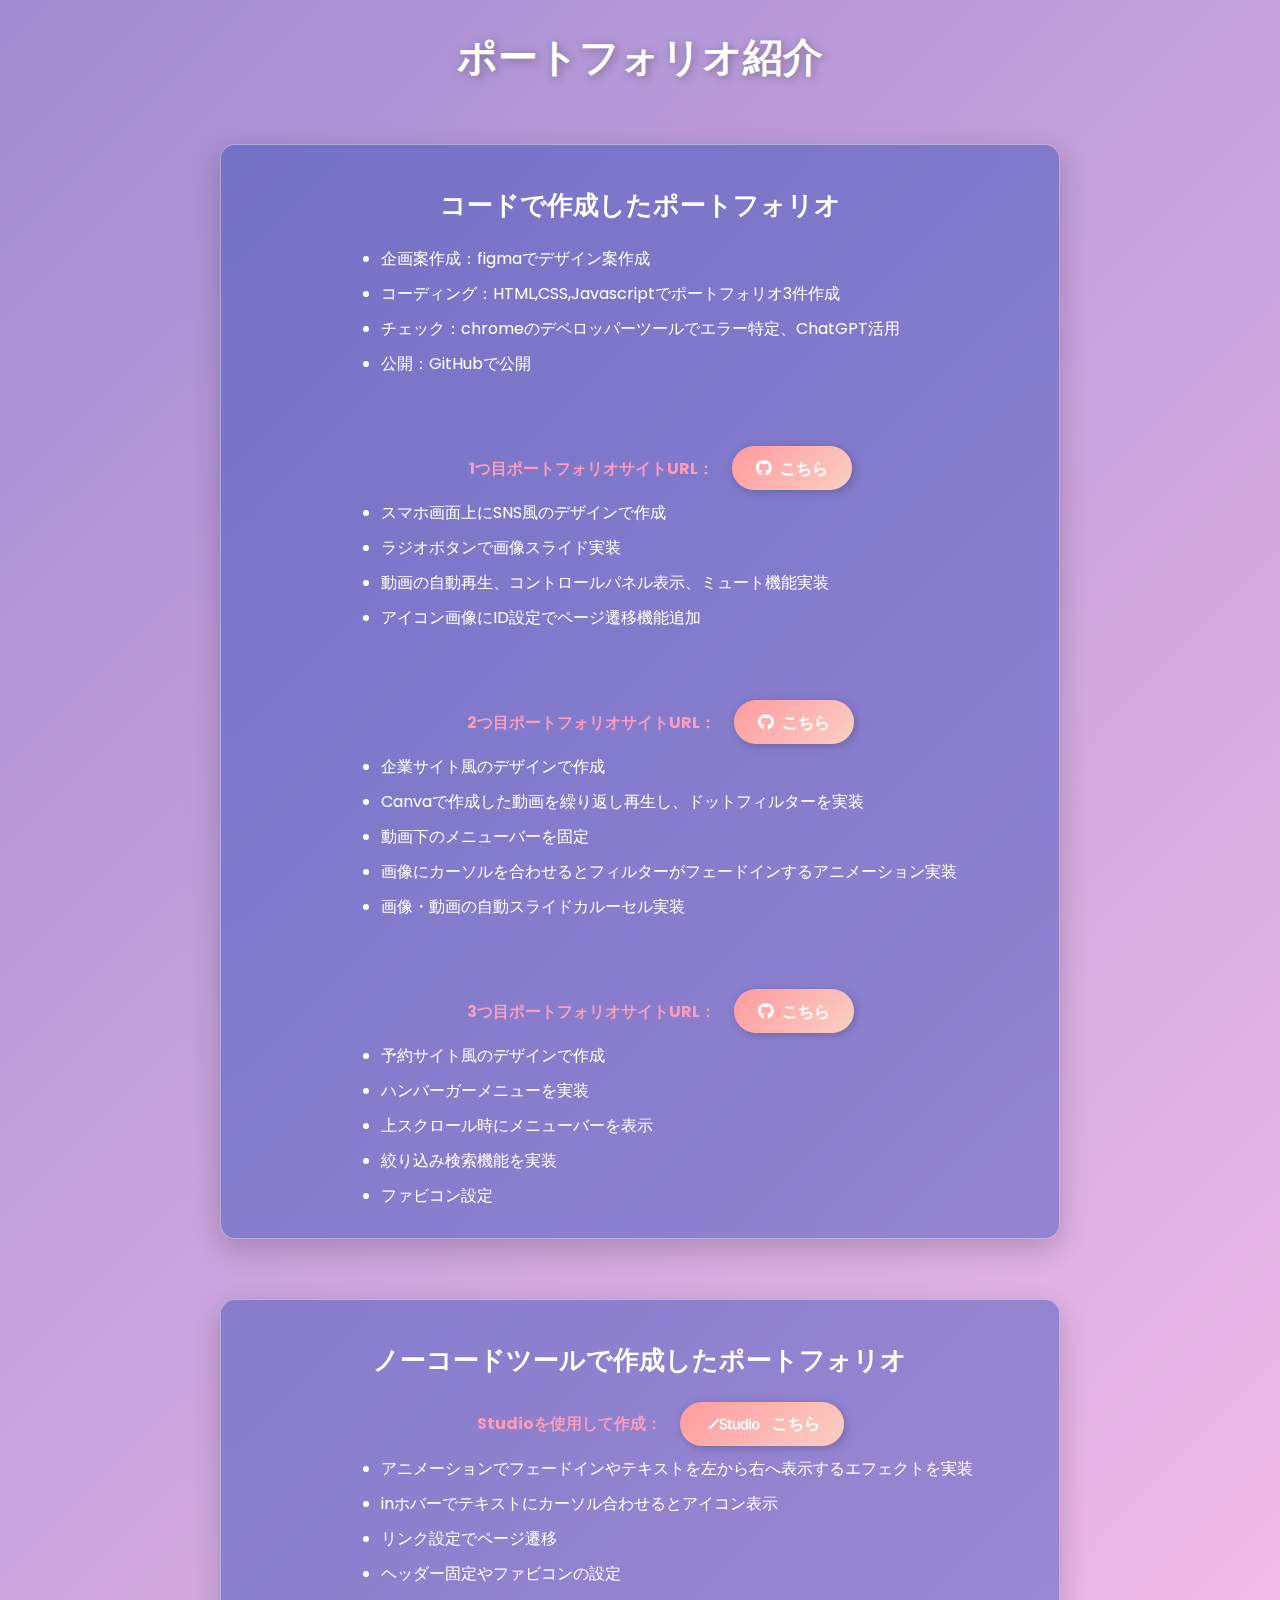
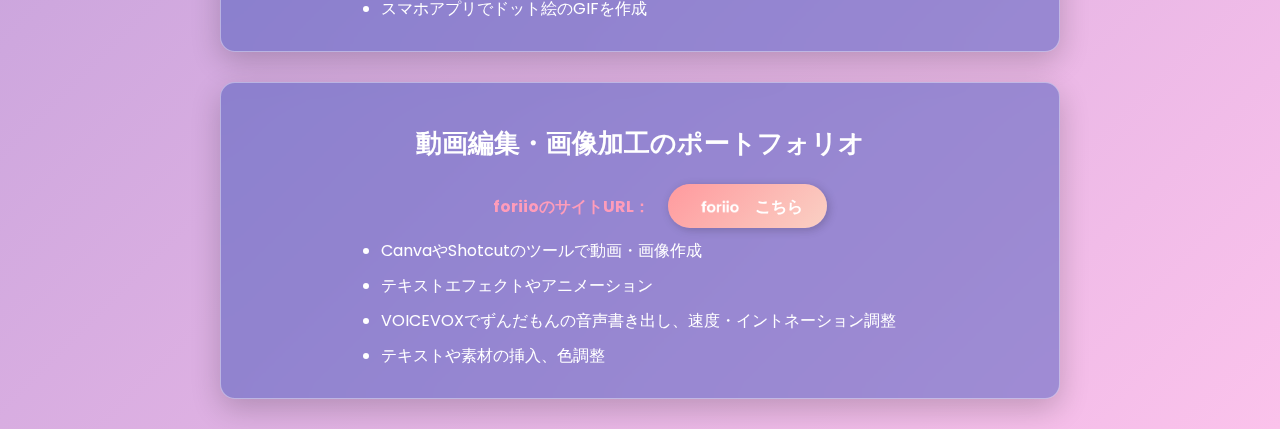
<file: index.html>
<!DOCTYPE html>
<html lang="ja">
<head>
    <meta charset="UTF-8">
    <meta name="viewport" content="width=device-width, initial-scale=1.0">
    <link rel="stylesheet" href="https://cdnjs.cloudflare.com/ajax/libs/font-awesome/6.5.1/css/all.min.css"><!-- アイコン画像-->
    <style>
        @import url('https://fonts.googleapis.com/css2?family=Poppins:wght@300;400;600&display=swap');
        
        body {
            font-family: 'Poppins', sans-serif;
            text-align: center;
            background: linear-gradient(135deg, #a18cd1, #fbc2eb);
            margin: 0;
            display: flex;
            justify-content: center;
            align-items: center;
            justify-content: space-between;
            flex-direction: column;
        }
        .container {
            max-width: 900px;
            width: 90%;
        }
        h1 {
            color: #fff;
            font-size: 2.5em;
            text-shadow: 2px 2px 10px rgba(0, 0, 0, 0.3);
        }
        .portfolio-list {
            display: flex;
            flex-direction: column;
        }
        .portfolio-item {
            background: rgba(32, 64, 180, 0.4); /* 明るめのブルーで優しい印象 */
            backdrop-filter: blur(15px); /* 背景をぼかす */
            padding: 20px;/* 枠の中の余白 */
            border-radius: 15px;
            box-shadow: 0 10px 30px rgba(0, 0, 0, 0.2); /* 影を強めて立体感を出す */
            transition: transform 0.3s ease, box-shadow 0.3s ease;
            flex-direction: column; /* 子要素を縦に並べる */
            margin: 30px;
            border: 1px solid rgba(255, 255, 255, 0.4); /* 少し強めの白枠 */
        }
        .portfolio-item:hover {
            transform: translateY(-5px);
            box-shadow: 0 12px 24px rgba(0, 0, 0, 0.15);
        }
        .portfolio-item h2 {
            color: #fff;
            font-size: 1.6em;
        }
        .portfolio-item p, .portfolio-item ul {
            color: #fff;
            text-align: left;
            margin: 10px 0 0 20px;
        }
        .portfolio-item ul {
            display: flex;
            flex-direction: column; /* 縦方向に並べる */
            justify-content: center; /* 縦方向に中央揃え */
            text-align: left; /* リスト項目を左寄せ */
            padding-left: 120px;/* 左寄せの位置調整 */
        }
        
        .portfolio-item li {
            margin-bottom: 10px;/* リストの文字間隔 */

        }
        .portfolio-item p {
            display: flex;
            align-items: center;
        }
        .portfolio-item p span {
            margin-right: 10px; /* テキストとボタンの間に隙間を作る */
        }
        .portfolio-item p a {
            text-decoration: none;/* リンク下線なし */
            color: #fff;
            background: linear-gradient(135deg, #ff9a9e, #fad0c4);
            padding: 12px 24px;/* ボタンの中の余白 */
            border-radius: 30px;
            font-weight: bold;
            transition: all 0.3s ease;
            box-shadow: 2px 2px 10px rgba(0, 0, 0, 0.2);
            height: 20px;
        }
        .portfolio-item p a:hover {
            background: linear-gradient(135deg, #ff758c, #ff7eb3);
            transform: scale(1.05);
        }
        .link-container {
            display: flex;
            align-items: center; /* 垂直方向に中央揃え */
            gap: 8px; /* アイコンとテキストの間隔 */
            justify-content: center; /* 水平方向に中央配置 */
            width: 100%;
        }
        .link-container img {
            filter: brightness(0) invert(1);
        }

        
        .icon {/* アイコンのスタイル */
            width: 24px; /* アイコンの幅調整 */
            height: 24px; /* アイコンの高さ調整 */
            margin-right: 8px; /* アイコンとテキストの間隔 */
        }
        
        .btn {/* ボタンのスタイル */
            display: inline-flex;
            align-items: center; /* アイコンとテキストを垂直方向に中央揃え */
            justify-content: center;
            text-decoration: none;
            color: #fff;
            background: linear-gradient(135deg, #ff9a9e, #fad0c4);
            border-radius: 30px;
            font-weight: bold;
            transition: all 0.3s ease;
            box-shadow: 2px 2px 10px rgba(0, 0, 0, 0.2);
            white-space: nowrap; /* ボタン内のテキストが折り返さないように */
        }
        .link-container span {
            background: #ff9cba;
            background-clip: text;
            -webkit-background-clip: text;
            -webkit-text-fill-color: transparent;
            font-weight: bold; /* 文字を見やすくするためのオプション */
        }


    </style>
</head>
<body>
    <div class="container">
        <h1>ポートフォリオ紹介</h1>
        <div class="portfolio-list">
            <div class="portfolio-item">
                <h2>コードで作成したポートフォリオ</h2>
                <ul style="padding-bottom: 50px;">
                    <li>企画案作成：figmaでデザイン案作成</li>
                    <li>コーディング：HTML,CSS,Javascriptでポートフォリオ3件作成</li>
                    <li>チェック：chromeのデベロッパーツールでエラー特定、ChatGPT活用</li>
                    <li>公開：GitHubで公開</li>
                </ul>
                <p class="link-container">
                    <span>1つ目ポートフォリオサイトURL：</span>
                    <a href="1/index.html" target="_blank" class="btn" style="gap: 8px;">
                        <i class="fa-brands fa-github"></i> こちら
                    </a>
                </p>
                <ul style="padding-bottom: 50px;">
                    <li>スマホ画面上にSNS風のデザインで作成</li>
                    <li>ラジオボタンで画像スライド実装</li>
                    <li>動画の自動再生、コントロールパネル表示、ミュート機能実装</li>
                    <li>アイコン画像にID設定でページ遷移機能追加</li>
                </ul>
                <p class="link-container">
                    <span>2つ目ポートフォリオサイトURL：</span>
                    <a href="2/index.html" target="_blank" class="btn" style="gap: 8px;">
                        <i class="fa-brands fa-github"></i> こちら
                    </a>
                </p>
                <ul style="padding-bottom: 50px;">
                    <li>企業サイト風のデザインで作成</li>
                    <li>Canvaで作成した動画を繰り返し再生し、ドットフィルターを実装</li>
                    <li>動画下のメニューバーを固定</li>
                    <li>画像にカーソルを合わせるとフィルターがフェードインするアニメーション実装</li>
                    <li>画像・動画の自動スライドカルーセル実装</li>
                </ul>
                <p class="link-container">
                    <span>3つ目ポートフォリオサイトURL：</span>
                    <a href="3/index.html" target="_blank" class="btn" style="gap: 8px;">
                        <i class="fa-brands fa-github"></i> こちら
                    </a>
                </p>
                <ul>
                    <li>予約サイト風のデザインで作成</li>
                    <li>ハンバーガーメニューを実装</li>
                    <li>上スクロール時にメニューバーを表示</li>
                    <li>絞り込み検索機能を実装</li>
                    <li>ファビコン設定</li>
                </ul>
            </div>
        </div>
        
            <div class="portfolio-item">
                <h2>ノーコードツールで作成したポートフォリオ</h2>
                <p class="link-container">
                    <span>Studioを使用して作成：</span>
                    <a href="https://preview.studio.site/live/1YWj6nZVWm" target="_blank" class="btn">
                        <img src="img/logo_main_black.png" alt="STUDIO Icon" class="icon" style="width: 60px; height: auto;">
                        こちら
                    </a>
                </p>
                <ul>
                    <li>アニメーションでフェードインやテキストを左から右へ表示するエフェクトを実装</li>
                    <li>inホバーでテキストにカーソル合わせるとアイコン表示</li>
                    <li>リンク設定でページ遷移</li>
                    <li>ヘッダー固定やファビコンの設定</li>
                    <li>スマホアプリでドット絵のGIFを作成</li>
                </ul>
            </div>
            
            <div class="portfolio-item">
                <h2>動画編集・画像加工のポートフォリオ</h2>
                <p class="link-container">
                    <span>foriioのサイトURL：</span>
                    <a href="https://fori.io/ramramnerune" target="_blank" class="btn">
                        <img src="img/foriioicon.png" alt="foriio Icon" class="icon" style="width: 55px; height: auto;">
                        こちら
                    </a>
                </p>
                <ul>
                    <li>CanvaやShotcutのツールで動画・画像作成</li>
                    <li>テキストエフェクトやアニメーション</li>
                    <li>VOICEVOXでずんだもんの音声書き出し、速度・イントネーション調整</li>
                    <li>テキストや素材の挿入、色調整</li>
                </ul>
            </div>
        </div>
    </div>
    
</body>





</html>
</file>
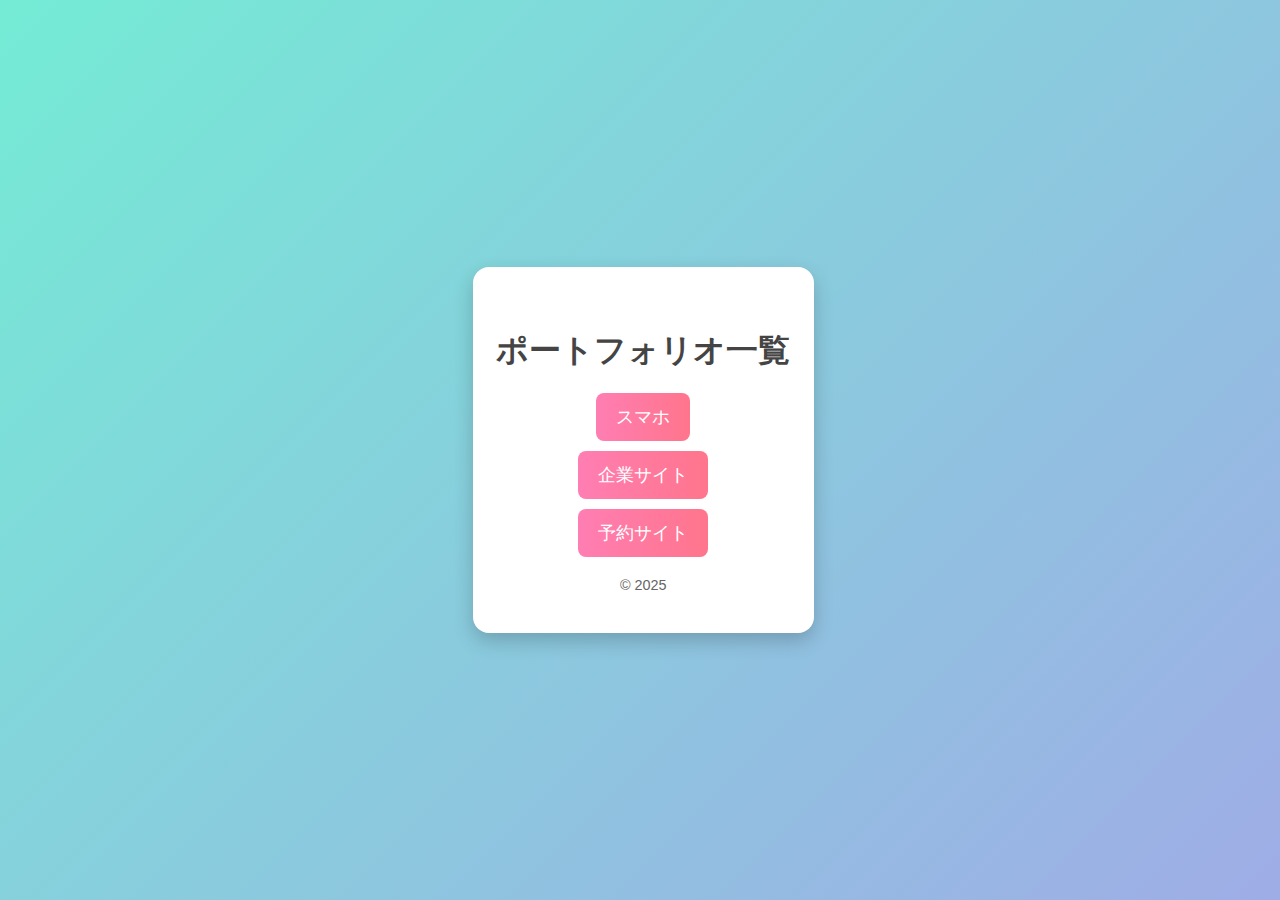
<file: 0/index.html>
<!DOCTYPE html><!-- バージョン-->


<head><!-- 設定-->
    <meta charset="utf-8"> <!-- 書いとくもの-->
    <meta name="viewport" content="width=device-width, initial-scale=1.0">
    <link rel="stylesheet"  href="style.css" type="text/css"><!-- cssの設定を反映-->   
    <title>Portfolio</title>  <!-- ページタイトル-->
</head>


<bady><!-- 表示する内容-->

  <div class="container">
    <h1>ポートフォリオ一覧</h1>
    <p><a href="../1/index.html">スマホ</a></p><!--◆スマホ枠外に表示する-->
    <p><a href="../2/index.html">企業サイト</a></p><!--◆スマホ枠外に表示する-->
    <p><a href="../3/index.html">予約サイト</a></p><!--◆スマホ枠外に表示する-->

    <!-- 他の作品リンク -->
    <!-- <p><a href="4/index.html">その他の作品 1</a></p> -->
    <!-- <p><a href="5/index.html">その他の作品 2</a></p> -->
  
    <footer>© 2025 </footer>
  </div>
  
</bady>
</file>
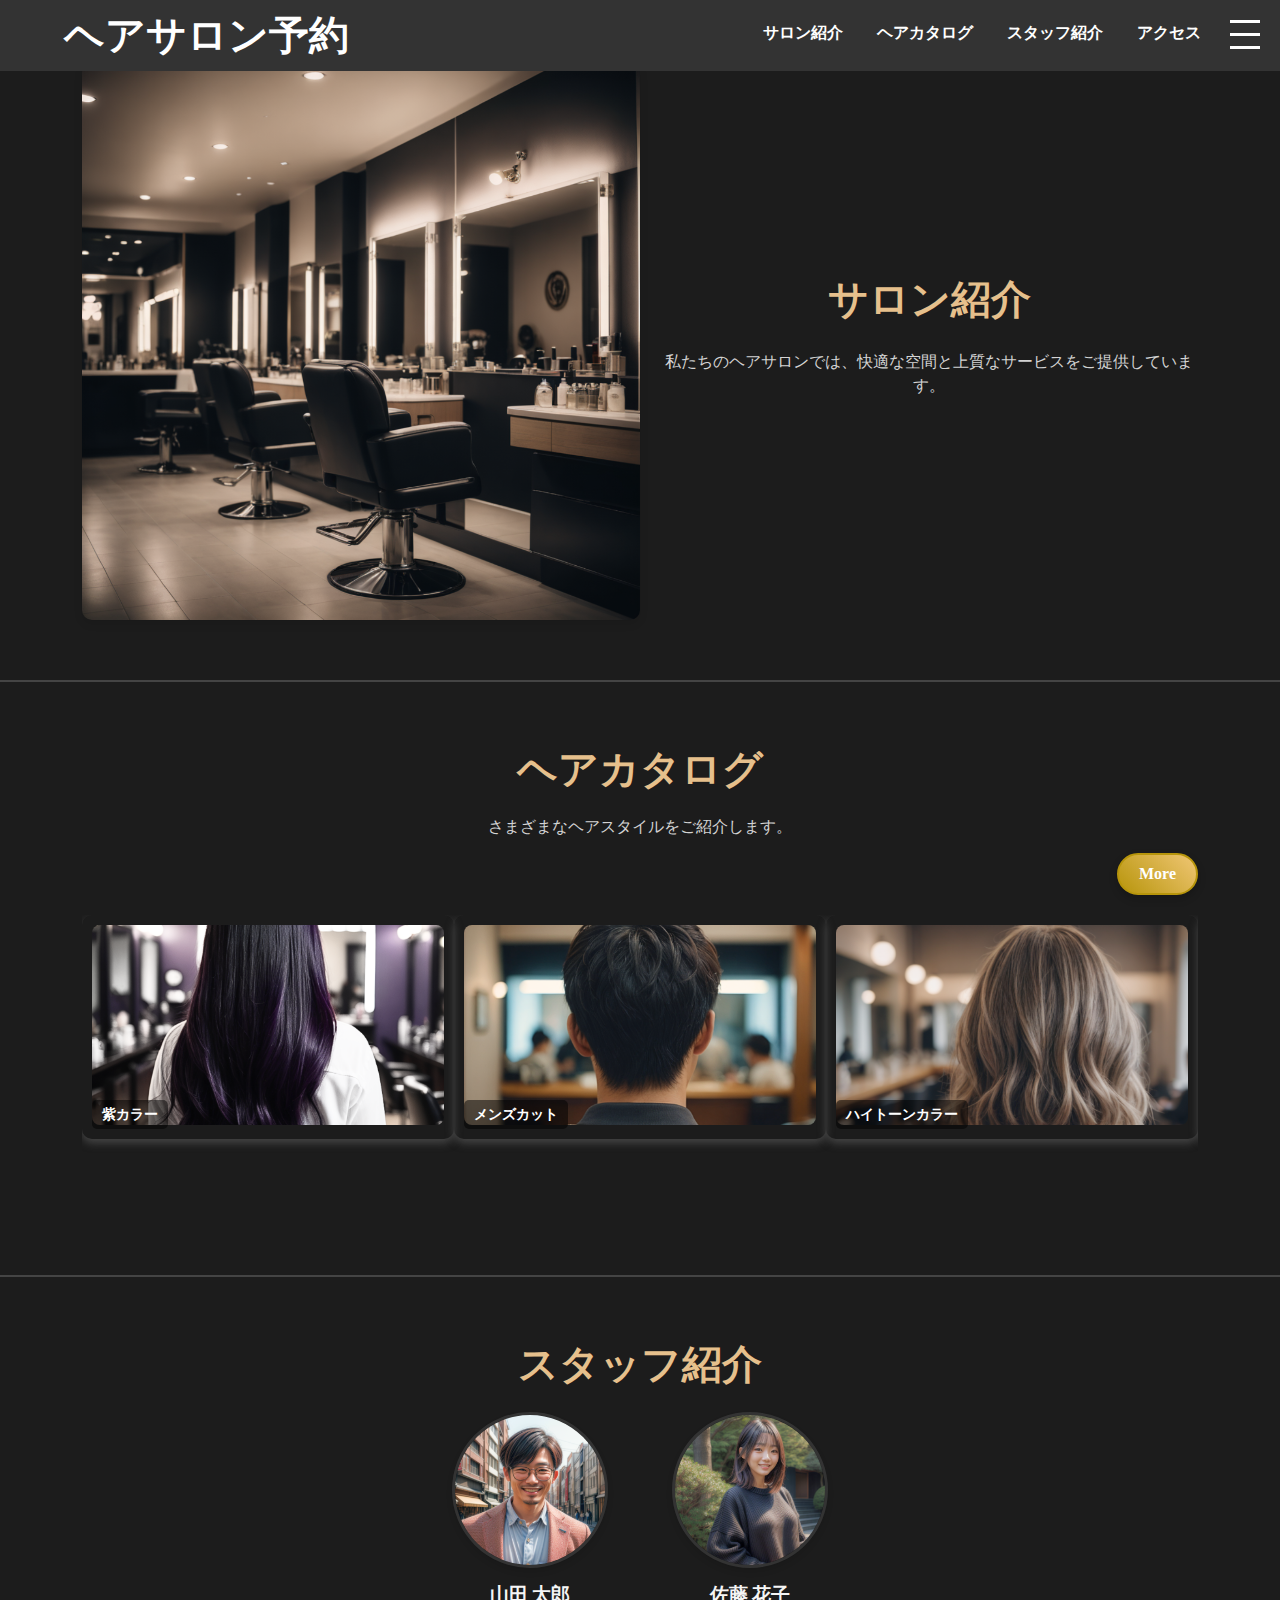
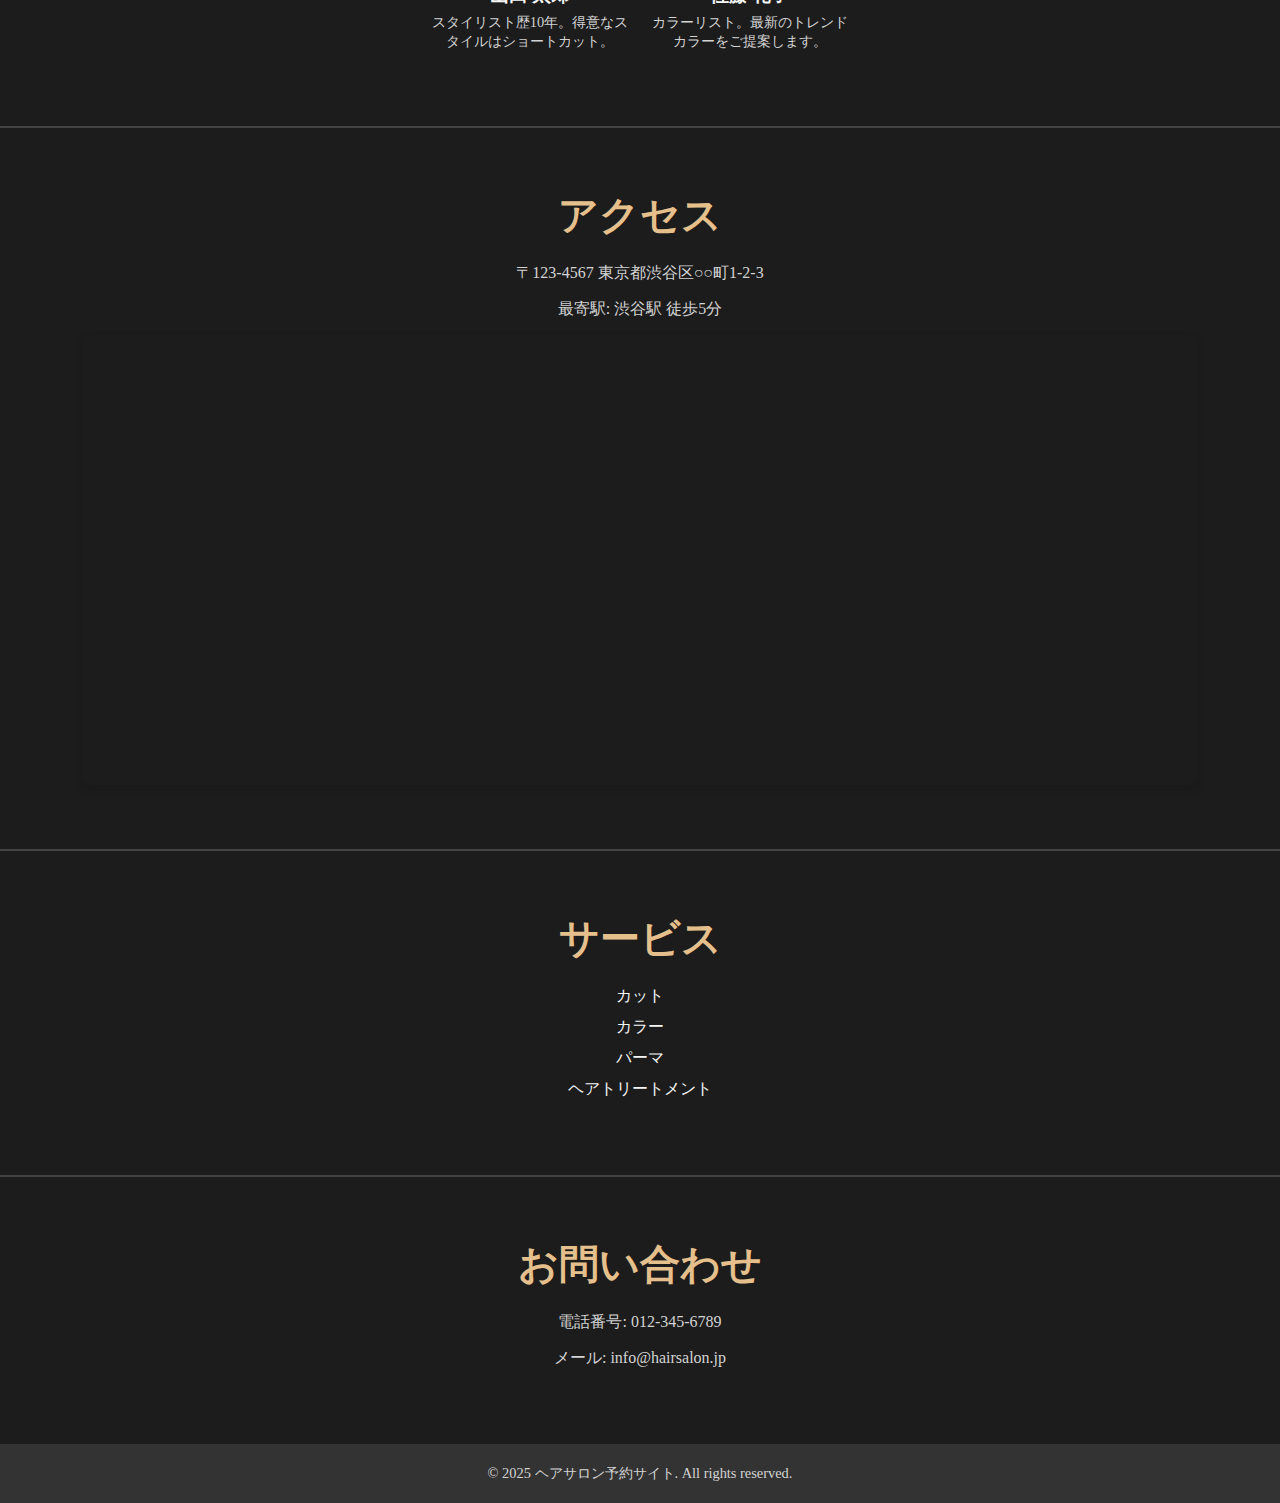
<file: 3/index.html>
<!DOCTYPE html>
<html lang="ja">
<head>
    <meta charset="UTF-8">
    <meta name="viewport" content="width=device-width, initial-scale=1.0">
    <link href="https://fonts.googleapis.com/css?family=Noto+Sans+JP" rel="stylesheet">
    <title>ヘアサロン</title>
    <link rel="icon" href="img/rogo1.png">
    <link rel="stylesheet" href="styleall.css">
    <link rel="stylesheet" href="style.css">
    <link rel="stylesheet" href="stylemenu.css">
    <script src="script.js"></script>
</head>
<body>
    <header>
        <div class="container">
            <h1>ヘアサロン予約</h1>
            <nav>
                <ul>
                    <li><a href="#about">サロン紹介</a></li>
                    <li><a href="#gallery">ヘアカタログ</a></li>
                    <li><a href="#staff">スタッフ紹介</a></li>
                    <li><a href="#access">アクセス</a></li>
                </ul>
            </nav>
        </div>
        <div class="navbar">
            <div class="hamburger" onclick="toggleMenu()">
                <div></div>
                <div></div>
                <div></div>
            </div>
            <div class="nav-menu">
                <a href="#services">サービス</a>
                <a href="pricing.html">メニュー・料金</a>
                <a href="reservation.html">予約</a>
                <a href="#contact">お問い合わせ</a>
            </div>
        </div>
    </header>

    <section id="about" class="section">
        <div class="container section-content">
            <img src="img/salon_interior.png" alt="サロンの内装">
            <div>
                <h2>サロン紹介</h2>
                <p>私たちのヘアサロンでは、快適な空間と上質なサービスをご提供しています。</p>
            </div>
        </div>
    </section>


    <section id="gallery" class="section">
        <div class="container">
            <h2>ヘアカタログ</h2>
            <p>さまざまなヘアスタイルをご紹介します。</p>
            <div class="button-wrapper">
                <a href="catalog.html" class="luxury-button">More</a>
            </div>
            <div class="carousel">
                <div class="carousel-track">
                    <!-- カードのオリジナルセット -->
                    <div class="card">
                        <img src="img/design1.png" alt="ヘアスタイル1">
                        <div class="card-text">紫カラー</div>
                    </div>
                    <div class="card">
                        <img src="img/design2.png" alt="ヘアスタイル2">
                        <div class="card-text">メンズカット</div>
                    </div>
                    <div class="card">
                        <img src="img/design3.png" alt="ヘアスタイル3">
                        <div class="card-text">ハイトーンカラー</div>
                    </div>
                    <div class="card">
                        <img src="img/design4.png" alt="ヘアスタイル4">
                        <div class="card-text">黒金メッシュ</div>
                    </div>
                    <div class="card">
                        <img src="img/design5.png" alt="ヘアスタイル5">
                        <div class="card-text">ショートカット</div>
                    </div>
                    <div class="card">
                        <img src="img/design6.png" alt="ヘアスタイル6">
                        <div class="card-text">黒髪ストレート</div>
                    </div>
    
                </div>
            </div>
        </div>
    </section>

    <section id="staff" class="section">
        <div class="container">
            <h2>スタッフ紹介</h2>
            <div class="staff-list">
                <div class="staff">
                    <img src="img/staff1.png" alt="スタッフ1" class="round-image">
                    <h3>山田 太郎</h3>
                    <p>スタイリスト歴10年。得意なスタイルはショートカット。</p>
                </div>
                <div class="staff">
                    <img src="img/staff2.png" alt="スタッフ2" class="round-image">
                    <h3>佐藤 花子</h3>
                    <p>カラーリスト。最新のトレンドカラーをご提案します。</p>
                </div>
            </div>
        </div>
    </section>

    <section id="access" class="section">
        <div class="container">
            <h2>アクセス</h2>
            <p>〒123-4567 東京都渋谷区○○町1-2-3</p>
            <p>最寄駅: 渋谷駅 徒歩5分</p>
            <iframe src="https://www.google.com/maps/embed?pb=!1m18!1m12!1m3!1d3241.123456789!2d139.701389!3d35.658123!2m3!1f0!2f0!3f0!3m2!1i1024!2i768!4f13.1!3m3!1m2!1s0x60188abcdef12345!2z44CSMTI1LTAwMTMg44K344Kk44K444O844Or!5e0!3m2!1sja!2sjp!4v1600000000000" width="600" height="450" style="border:0;" allowfullscreen="" loading="lazy"></iframe>
        </div>
    </section>

    <section id="services" class="section">
        <div class="container">
            <h2>サービス</h2>
            <ul>
                <li>カット</li>
                <li>カラー</li>
                <li>パーマ</li>
                <li>ヘアトリートメント</li>
            </ul>
        </div>
    </section>

    <section id="contact" class="section">
        <div class="container">
            <h2>お問い合わせ</h2>
            <p>電話番号: 012-345-6789</p>
            <p>メール: info@hairsalon.jp</p>
        </div>
    </section>

    <footer>
        <div class="container">
            <p>&copy; 2025 ヘアサロン予約サイト. All rights reserved.</p>
        </div>
    </footer>
    
    
</body>
</html>
</file>
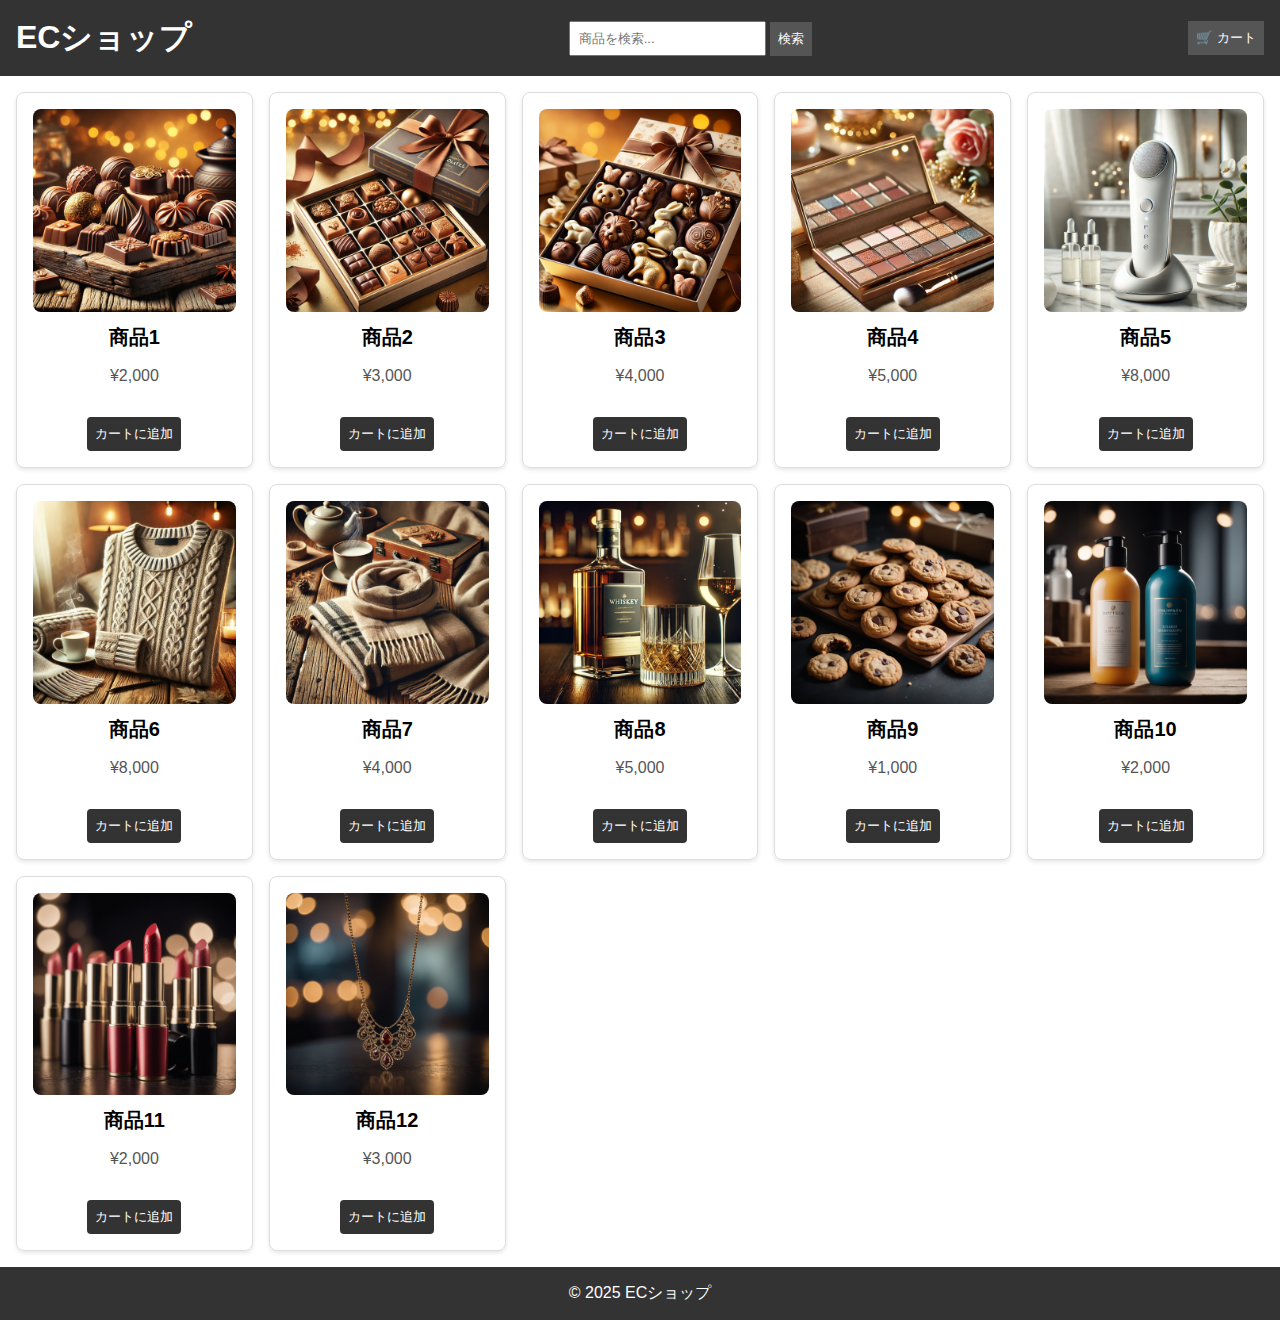
<file: 4/index.html>
<!DOCTYPE html><!-- バージョン-->
<html lang="ja">

<head><!-- 設定-->
    <meta charset="utf-8"> <!-- 書いとくもの-->
    <meta name="viewport" content="width=device-width, initial-scale=1.0">
    <title>ECショップ</title><!-- ページタイトル-->
    <script src="script.js"></script>
    <link rel="stylesheet"  href="style.css" type="text/css"><!-- cssの設定を反映-->   
</head>


<bady><!-- 表示する内容-->
 
    <header class="navbar">
        <h1>ECショップ</h1>
        <div>
            <input type="text" placeholder="商品を検索...">
            <button>検索</button>
        </div>
        <form action="cart.html">
            <button type="submit">🛒 カート</button>
        </form>
    </header>
    <main>
        <div class="product-list">
            <div class="product-card">
                <img src="img/item1.png" alt="商品1">
                <h2>商品1</h2>
                <p>¥2,000</p>
                <button onclick="addToCart('商品1', 2000, url(img/item1.png))">カートに追加</button>
            </div>
            <div class="product-card">
                <img src="img/item2.png" alt="商品2">
                <h2>商品2</h2>
                <p>¥3,000</p>
                <form action="cart.html">
                    <button type="submit">カートに追加</button>
                </form>
            </div>
            <div class="product-card">
                <img src="img/item3.png" alt="商品3">
                <h2>商品3</h2>
                <p>¥4,000</p>
                <form action="cart.html">
                    <button type="submit">カートに追加</button>
                </form>
            </div>
            <div class="product-card">
                <img src="img/item4.png" alt="商品4">
                <h2>商品4</h2>
                <p>¥5,000</p>
                <form action="cart.html">
                    <button type="submit">カートに追加</button>
                </form>
            </div>
            <div class="product-card">
                <img src="img/item5.png" alt="商品5">
                <h2>商品5</h2>
                <p>¥8,000</p>
                <form action="cart.html">
                    <button type="submit">カートに追加</button>
                </form>
            </div>
            <div class="product-card">
                <img src="img/item6.png" alt="商品6">
                <h2>商品6</h2>
                <p>¥8,000</p>
                <form action="cart.html">
                    <button type="submit">カートに追加</button>
                </form>
            </div>
            <div class="product-card">
                <img src="img/item7.png" alt="商品7">
                <h2>商品7</h2>
                <p>¥4,000</p>
                <form action="cart.html">
                    <button type="submit">カートに追加</button>
                </form>
            </div>
            <div class="product-card">
                <img src="img/item8.png" alt="商品8">
                <h2>商品8</h2>
                <p>¥5,000</p>
                <form action="cart.html">
                    <button type="submit">カートに追加</button>
                </form>
            </div>
            <div class="product-card">
                <img src="img/item9.png" alt="商品9">
                <h2>商品9</h2>
                <p>¥1,000</p>
                <form action="cart.html">
                    <button type="submit">カートに追加</button>
                </form>
            </div>
            <div class="product-card">
                <img src="img/item10.png" alt="商品10">
                <h2>商品10</h2>
                <p>¥2,000</p>
                <form action="cart.html">
                    <button type="submit">カートに追加</button>
                </form>
            </div>
            <div class="product-card">
                <img src="img/item11.png" alt="商品11">
                <h2>商品11</h2>
                <p>¥2,000</p>
                <form action="cart.html">
                    <button type="submit">カートに追加</button>
                </form>
            </div>
            <div class="product-card">
                <img src="img/item12.png" alt="商品12">
                <h2>商品12</h2>
                <p>¥3,000</p>
                <form action="cart.html">
                    <button type="submit">カートに追加</button>
                </form>
            </div>
        </div>
    </main>
    <footer>
        &copy; 2025 ECショップ
    </footer>
  

</bady>

</html>
</file>
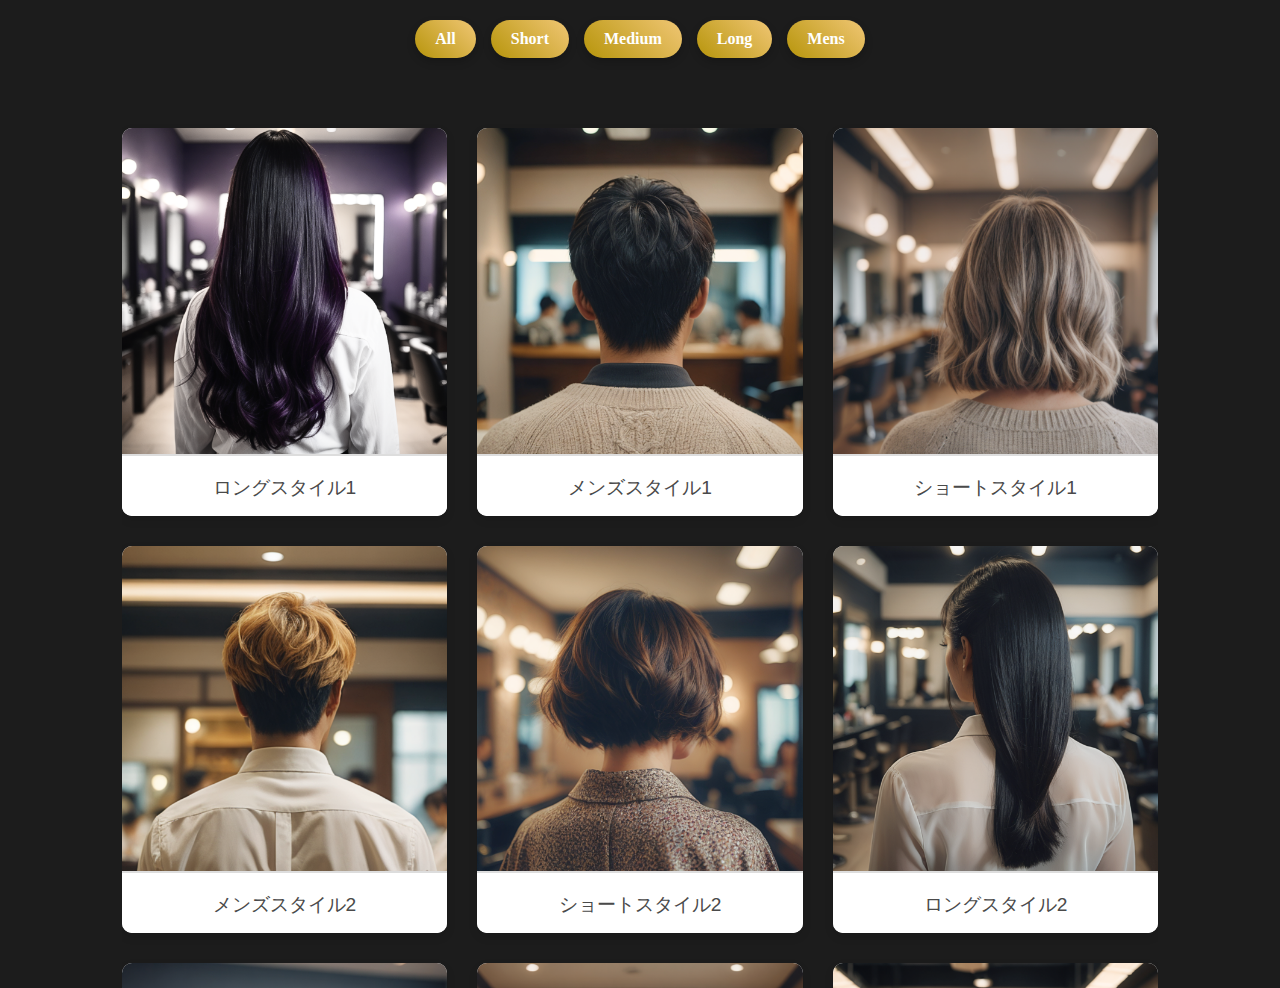
<file: 3/catalog.html>
<!DOCTYPE html>
<html lang="ja">
<head>
    <meta charset="UTF-8">
    <meta name="viewport" content="width=device-width, initial-scale=1.0">
    <link href="https://fonts.googleapis.com/css?family=Noto+Sans+JP" rel="stylesheet">
    <title>catalog｜ヘアサロン</title>
    <link rel="icon" href="img/rogo1.png">
    <link rel="stylesheet" href="styleall.css">
    <link rel="stylesheet" href="style.css">
    <script src="script.js"></script>
</head>
<body>
    

    <div class="container">
            <!-- カテゴリリンク -->
        <div class="categories">
            <button onclick="filterGallery('all')">All</button>
            <button onclick="filterGallery('short')">Short</button>
            <button onclick="filterGallery('medium')">Medium</button>
            <button onclick="filterGallery('long')">Long</button>
            <button onclick="filterGallery('mens')">Mens</button>
        </div>
    
        <!-- ギャラリー -->
        <div class="catalog-gallery" id="gallery">
            <div class="catalog-cards">
                
                <div class="catalog-card" data-category="long">
                    <img src="img/design1.png" alt="ロングスタイル1">
                    <div class="catalog-card-text">ロングスタイル1</div>
                </div>
                <div class="catalog-card" data-category="mens">
                    <img src="img/design2.png" alt="メンズスタイル1">
                    <div class="catalog-card-text">メンズスタイル1</div>
                </div>
                <div class="catalog-card" data-category="short">
                    <img src="img/design3.png" alt="ショートスタイル1">
                    <div class="catalog-card-text">ショートスタイル1</div>
                </div>
                <div class="catalog-card" data-category="mens">
                    <img src="img/design4.png" alt="メンズスタイル2">
                    <div class="catalog-card-text">メンズスタイル2</div>
                </div>
                <div class="catalog-card" data-category="short">
                    <img src="img/design5.png" alt="ショートスタイル2">
                    <div class="catalog-card-text">ショートスタイル2</div>
                </div>
                <div class="catalog-card" data-category="long">
                    <img src="img/design6.png" alt="ロングスタイル2">
                    <div class="catalog-card-text">ロングスタイル2</div>
                </div>
                <div class="catalog-card" data-category="short">
                    <img src="img/design7.png" alt="ショートタイル3">
                    <div class="catalog-card-text">ショートスタイル3</div>
                </div>
                <div class="catalog-card" data-category="mens">
                    <img src="img/design8.png" alt="メンズスタイル3">
                    <div class="catalog-card-text">メンズスタイル3</div>
                </div>
                <div class="catalog-card" data-category="long">
                    <img src="img/design9.png" alt="ロングスタイル3">
                    <div class="catalog-card-text">ロングスタイル3</div>
                </div>
                <div class="catalog-card" data-category="medium">
                    <img src="img/design10.png" alt="ミディアムスタイル1">
                    <div class="catalog-card-text">ミディアムスタイル1</div>
                </div>    
                <div class="catalog-card" data-category="medium">
                    <img src="img/design11.png" alt="ミディアムスタイル2">
                    <div class="catalog-card-text">ミディアムスタイル2</div>
                </div>
                <div class="catalog-card" data-category="mens">
                    <img src="img/design12.png" alt="メンズスタイル4">
                    <div class="catalog-card-text">メンズスタイル4</div>
                </div>
            
                
            </div>
        </div>
    </div>


    
    
    
</body>
</html>
</file>
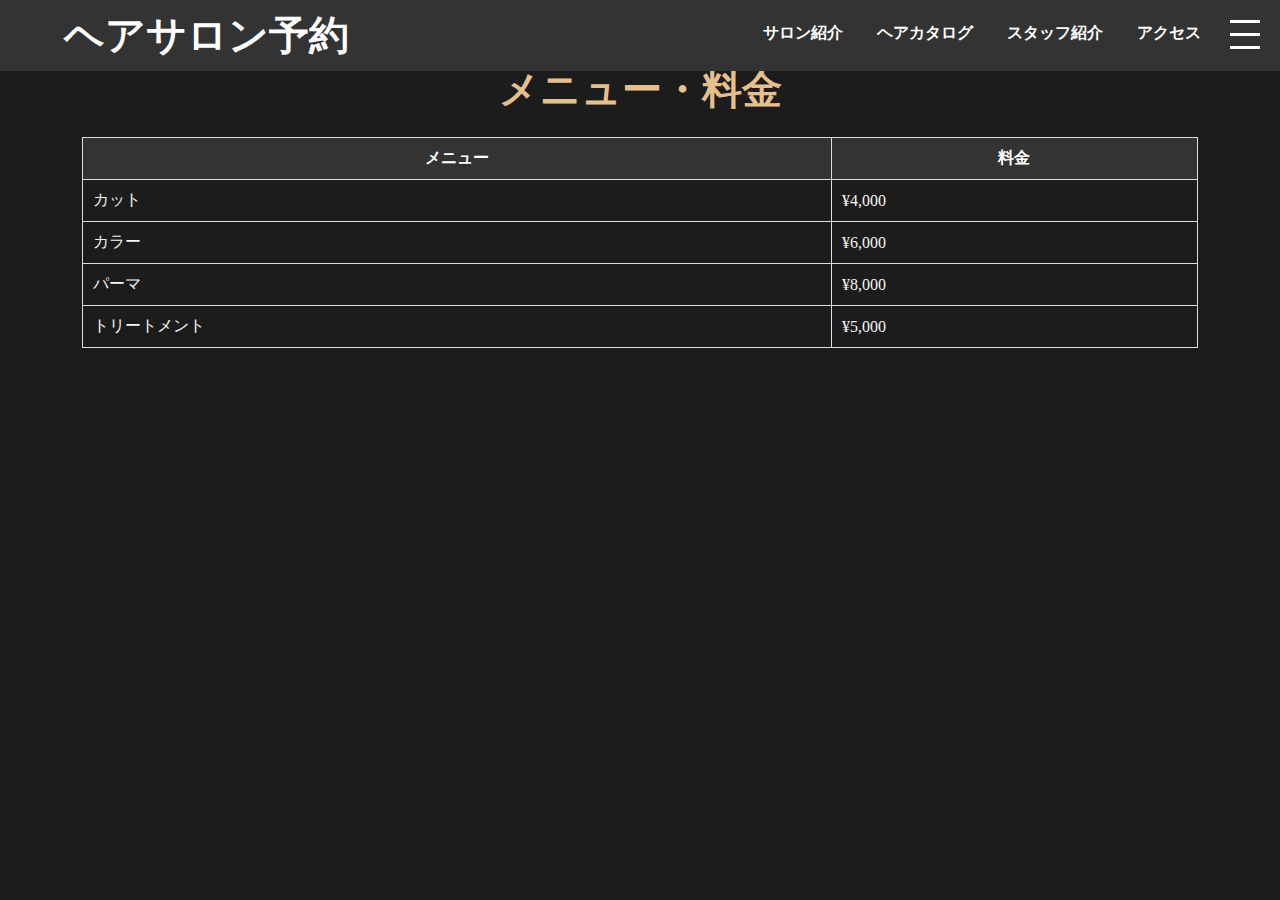
<file: 3/pricing.html>
<!DOCTYPE html>
<html lang="ja">
<head>
    <meta charset="UTF-8">
    <meta name="viewport" content="width=device-width, initial-scale=1.0">
    <link href="https://fonts.googleapis.com/css?family=Noto+Sans+JP" rel="stylesheet">
    <title>menu｜ヘアサロン</title>
    <link rel="icon" href="img/rogo1.png">
    <link rel="stylesheet" href="style.css">
    <link rel="stylesheet" href="styleall.css">
    <link rel="stylesheet" href="stylemenu.css">
    <script src="script.js"></script>
</head>
<body>
    <header>
        <div class="container">
            <h1>ヘアサロン予約</h1>
            <nav>
                <ul>
                    <li><a href="#about">サロン紹介</a></li>
                    <li><a href="#gallery">ヘアカタログ</a></li>
                    <li><a href="#staff">スタッフ紹介</a></li>
                    <li><a href="#access">アクセス</a></li>
                </ul>
            </nav>
        </div>
        <div class="navbar">
            <div class="hamburger" onclick="toggleMenu()">
                <div></div>
                <div></div>
                <div></div>
            </div>
            <div class="nav-menu">
                <a href="#services">サービス</a>
                <a href="pricing.html">メニュー・料金</a>
                <a href="reservation.html">予約</a>
                <a href="#contact">お問い合わせ</a>
            </div>
        </div>
    </header>
    
    <section id="menu" class="section">
        <div class="container">
            <h2>メニュー・料金</h2>
            <table>
                <thead>
                    <tr>
                        <th>メニュー</th>
                        <th>料金</th>
                    </tr>
                </thead>
                <tbody>
                    <tr>
                        <td>カット</td>
                        <td>¥4,000</td>
                    </tr>
                    <tr>
                        <td>カラー</td>
                        <td>¥6,000</td>
                    </tr>
                    <tr>
                        <td>パーマ</td>
                        <td>¥8,000</td>
                    </tr>
                    <tr>
                        <td>トリートメント</td>
                        <td>¥5,000</td>
                    </tr>
                </tbody>
            </table>
        </div>
    </section>


    
    
    
</body>
</html>
</file>
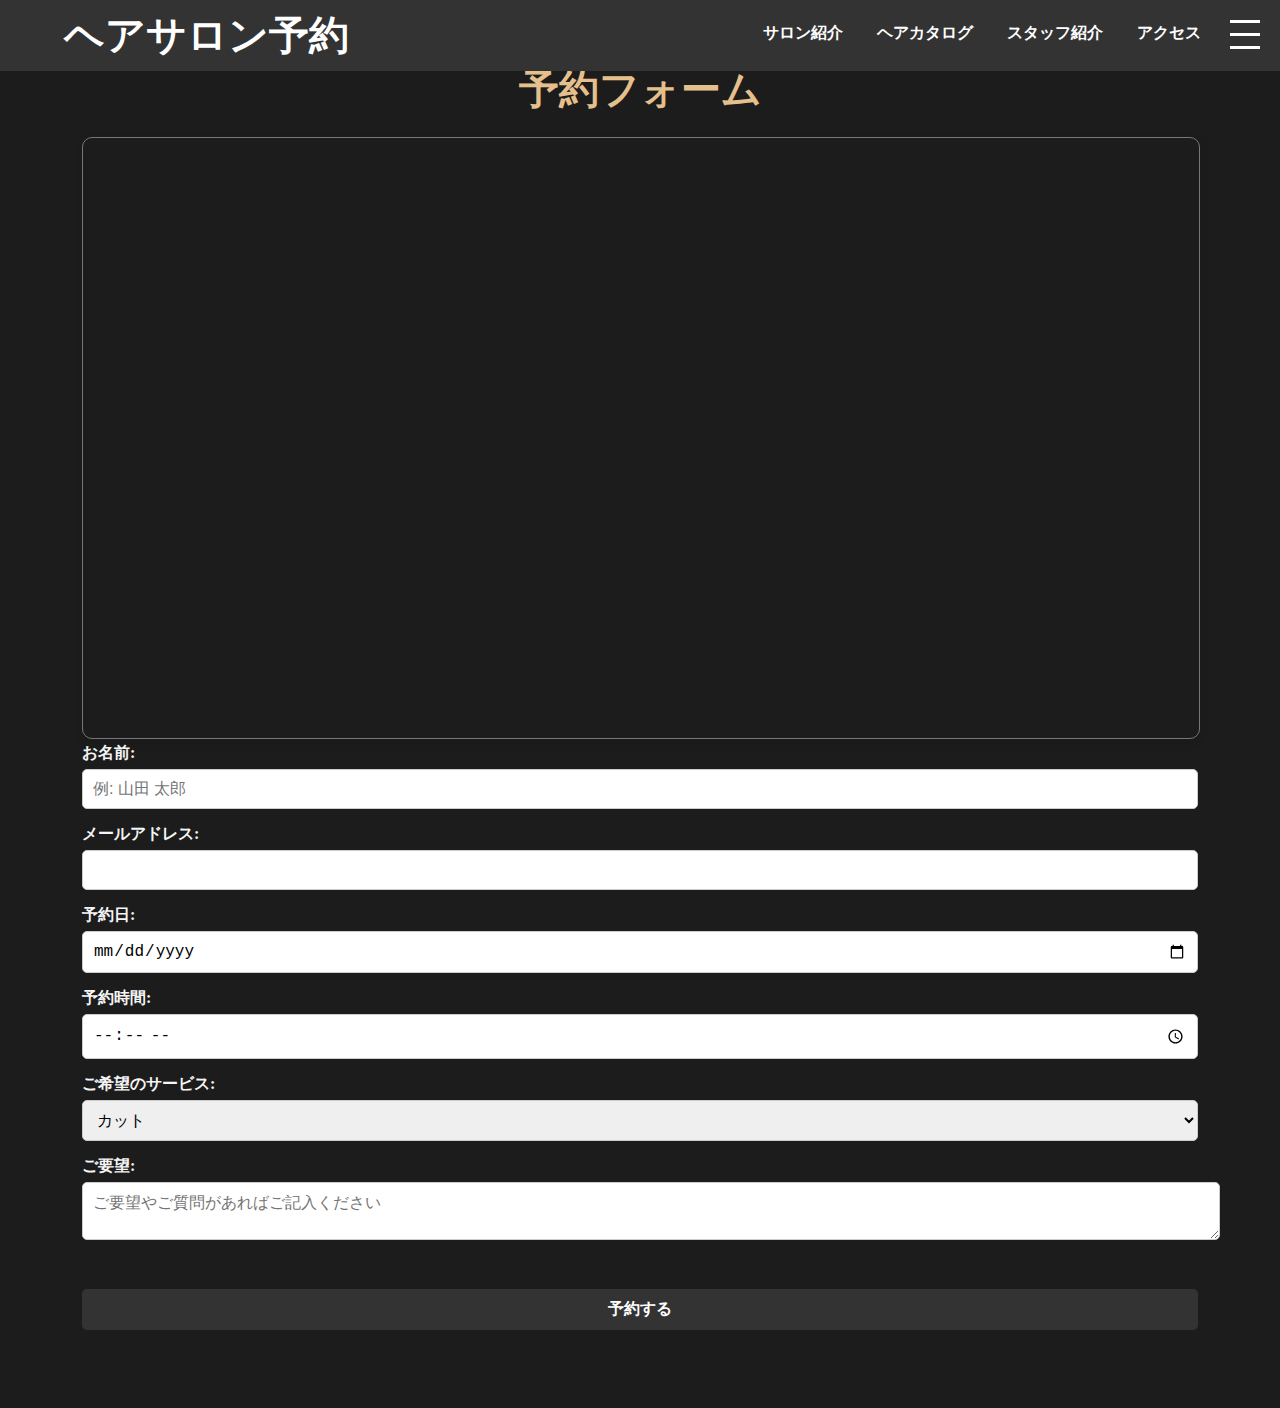
<file: 3/reservation.html>
<!DOCTYPE html>
<html lang="ja">
<head>
    <meta charset="UTF-8">
    <meta name="viewport" content="width=device-width, initial-scale=1.0">
    <link href="https://fonts.googleapis.com/css?family=Noto+Sans+JP" rel="stylesheet">
    <title>reservation｜ヘアサロン</title>
    <link rel="icon" href="img/rogo1.png">
    <link rel="stylesheet" href="style.css">
    <link rel="stylesheet" href="styleall.css">
    <link rel="stylesheet" href="stylemenu.css">
    <script src="script.js"></script>
</head>
<body>
    <header>
        <div class="container">
            <h1>ヘアサロン予約</h1>
            <nav>
                <ul>
                    <li><a href="#about">サロン紹介</a></li>
                    <li><a href="#gallery">ヘアカタログ</a></li>
                    <li><a href="#staff">スタッフ紹介</a></li>
                    <li><a href="#access">アクセス</a></li>
                </ul>
            </nav>
        </div>
        <div class="navbar">
            <div class="hamburger" onclick="toggleMenu()">
                <div></div>
                <div></div>
                <div></div>
            </div>
            <div class="nav-menu">
                <a href="#services">サービス</a>
                <a href="pricing.html">メニュー・料金</a>
                <a href="reservation.html">予約</a>
                <a href="#contact">お問い合わせ</a>
            </div>
        </div>
    </header>
    
    <section id="booking" class="section">
        <div class="container">
            <h2>予約フォーム</h2>
            <iframe src="https://calendar.google.com/calendar/embed?height=600&wkst=1&ctz=Asia%2FTokyo&showTitle=0&showPrint=0&src=YWNiNDBjZTBkYmU2NDI4NjYxNjY1MjIxODBlMTRlMTk0MDVjMjcyNzg2NzI4MzFmNWVlMDBiODgxNWEwZTg0NEBncm91cC5jYWxlbmRhci5nb29nbGUuY29t&color=%23616161" style="border:solid 1px #777" width="800" height="600" frameborder="0" scrolling="no"></iframe>


            <form action="submit_booking.php" method="post">
                <label for="name">お名前:</label>
                <input type="text" id="name" name="name" placeholder="例: 山田 太郎" required>

                <label for="email">メールアドレス:</label>
                <input type="email" id="email" name="email" required>

                <label for="date">予約日:</label>
                <input type="date" id="date" name="date" required>

                <label for="time">予約時間:</label>
                <input type="time" id="time" name="time" required>

                <label for="service">ご希望のサービス:</label>
                <select id="service" name="service" required>
                    <option value="cut">カット</option>
                    <option value="color">カラー</option>
                    <option value="perm">パーマ</option>
                    <option value="treatment">ヘアトリートメント</option>
                </select>

                <div class="form-group">
                    <label for="message">ご要望:</label>
                    <textarea id="message" name="message" placeholder="ご要望やご質問があればご記入ください"></textarea>
                </div>                

                <button type="submit">予約する</button>
            </form>
        </div>
    </section>


</body>
</html>
</file>
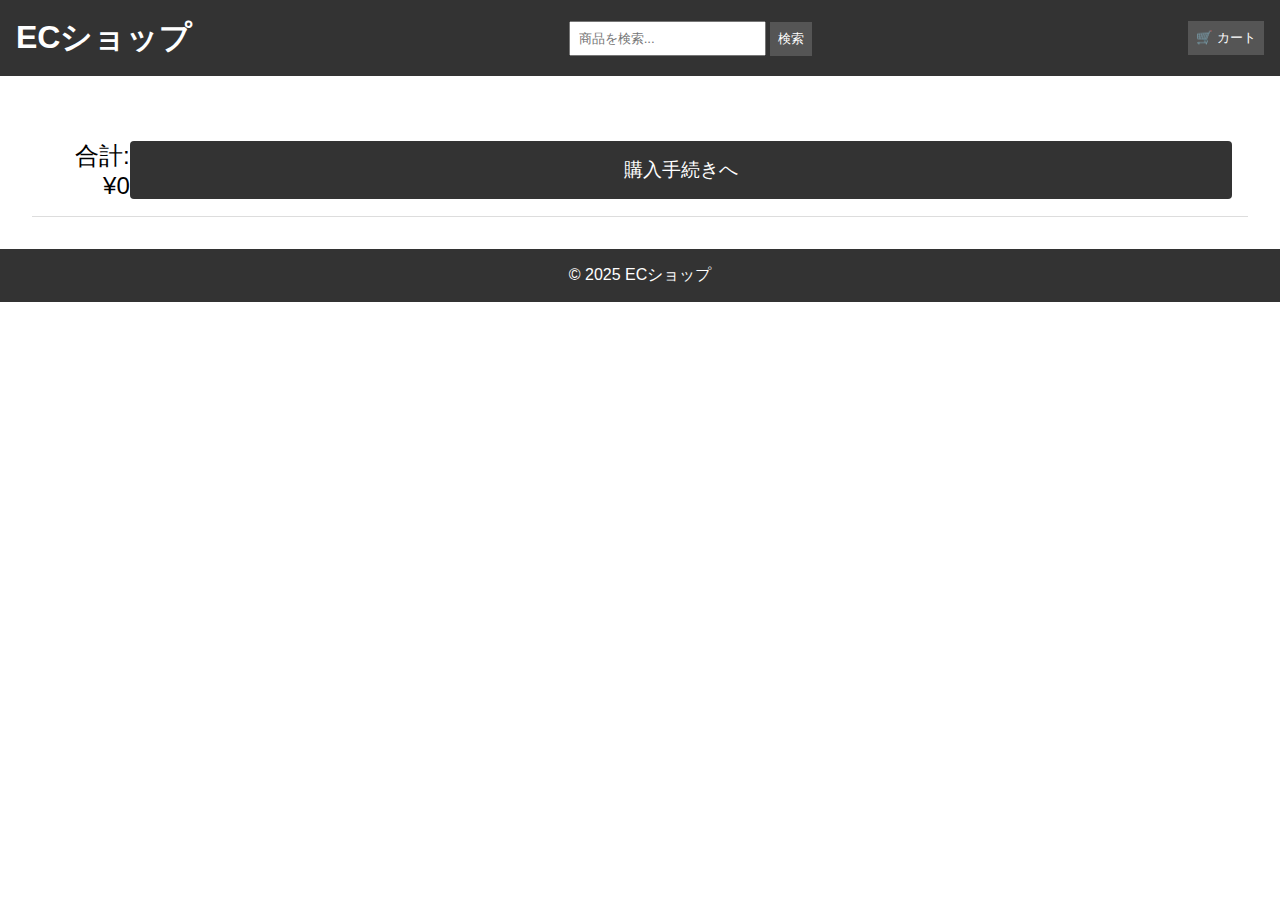
<file: 4/cart.html>
<!DOCTYPE html><!-- バージョン-->
<html lang="ja">

<head><!-- 設定-->
    <meta charset="utf-8"> <!-- 書いとくもの-->
    <meta name="viewport" content="width=device-width, initial-scale=1.0">
    <title>ECショップ</title><!-- ページタイトル-->
    <script src="script.js"></script>
    <link rel="stylesheet"  href="style.css" type="text/css"><!-- cssの設定を反映-->   
</head>


<bady><!-- 表示する内容-->
 
    <header class="navbar">
        <h1>ECショップ</h1>
        <div>
            <input type="text" placeholder="商品を検索...">
            <button>検索</button>
        </div>
        <form action="cart.html">
            <button>🛒 カート</button>
        </form>
    </header>

    <main class="cart-container">
        <div class="cart-item">
            <div id="cart-items"></div>
        <div class="total-section" id="cart-total">
            合計: ¥0
        </div>
        <button class="checkout-button">購入手続きへ</button>

    </main>

    <footer>
        &copy; 2025 ECショップ
    </footer>
  

</bady>

</html>
</file>
<file: 0/style.css>
body {
  font-family: 'Arial', sans-serif;
  background: linear-gradient(135deg, #74ebd5, #9face6);
  color: #333;
  margin: 0;
  padding: 0;
  display: flex;
  justify-content: center;
  align-items: center;
  min-height: 100vh;
}
.container {
  text-align: center;
  background: #fff;
  padding: 40px 20px;
  border-radius: 16px;
  box-shadow: 0 8px 20px rgba(0, 0, 0, 0.2);
  max-width: 400px;
  width: 90%;
}
h1 {
  font-size: 2em;
  margin-bottom: 20px;
  color: #444;
}
p {
  margin: 10px 0;
}
a {
  text-decoration: none;
  color: #fff;
  background: linear-gradient(90deg, #ff7eb3, #ff758c);
  padding: 12px 20px;
  font-size: 1.1em;
  border-radius: 8px;
  display: inline-block;
  transition: all 0.3s ease;
}
a:hover {
  background: linear-gradient(90deg, #ff758c, #ff7eb3);
  box-shadow: 0 4px 10px rgba(255, 117, 140, 0.5);
  transform: translateY(-2px);
}
footer {
  margin-top: 20px;
  font-size: 0.9em;
  color: #666;
}
</file>
<file: 3/styleall.css>
/* リセットスタイル */

body, h1, h2, h3, p, ul, li, a, input, button, table, th, td {
    margin: 0;
    padding: 0;
    box-sizing: border-box;
}

body {/* ベーススタイル */
    font-family: 'Merriweather', serif; /* 高級感のあるセリフフォント */
    background-color: #1c1c1c; /* 深いグレーの背景 */
    color: #f5f5f5; /* 薄いグレーの文字色 */
    margin: 0;
    padding: 0;
}

.container {
    width: 90%;
    max-width: 1200px;
    margin: 0 auto;
}


/* セクション背景を区切る */

.section {/* 背景 */
    padding: 60px 20px;
    background-color: #1c1c1c;
    border-top: 2px solid #444; /* 区切り線 */
}

.section-content {
    display: flex;
    align-items: center;
    gap: 20px;
}

.section-content img {
    width: 50%;
    border-radius: 10px;
    box-shadow: 0 4px 8px rgba(0, 0, 0, 0.1);
}

.section-content div {
    width: 50%;
    font-size: 1rem;
    line-height: 1.5;
}


h2 {
    font-size: 2.5rem;
    font-weight: bold;
    color: #e6c08c; /* ゴールド */
    text-align: center;
    margin-bottom: 20px;
    text-transform: uppercase;
}


/* サブテキスト */

p {
    font-size: 1.2rem;
    color: #d3d3d3; /* 落ち着いた薄いグレー */
    text-align: center;
    margin-bottom: 40px;
}


p, ul {
    margin-bottom: 15px;
    text-align: center;
    font-size: 1rem;
}

ul {
    list-style-type: none;
}

ul li {
    margin: 10px 0;
}



/* テーブルデザイン */

table {
    width: 100%;
    border-collapse: collapse;
    margin-top: 20px;
    text-align: left;
}

table th, table td {
    padding: 10px;
    border: 1px solid #ddd;
}

table th {
    background-color: #333;
    color: #fff;
    text-align: center;
}
</file>
<file: 3/style.css>
/* ヘッダー */

header .container {
    display: flex; /* フレックスボックスを有効化 */
    align-items: center; /* 垂直方向の中央揃え */
    justify-content: space-between; /* 子要素を左右に配置 */
}

header {
    background-color: #333;
    color: #ffffff;
    padding: 8px 0;
    position: fixed; /* ヘッダーを画面上部に固定 */
    top: 0;
    left: 0;
    right: 0;
    z-index: 1000; /* 他の要素より前面に表示 */
    transition: top 0.3s; /* スクロール時のスムーズなアニメーション */
}

header h1 {
    font-size: 2.5rem;
    font-weight: bold;
}

header nav ul {
    list-style: none;
    text-align: center;
    margin-top: 10px;
}

header nav ul li {
    display: inline;
    margin: 0 15px;
}

header nav ul li a {
    color: #fff;
    text-decoration: none;
    font-weight: bold;
}

header nav ul li a:hover {
    text-decoration: underline;
}

/* ヘアカタログギャラリー */

.carousel {/* カルーセル全体 */
    overflow: hidden; /* スクロール部分を隠す */
    width: 100%;
    position: relative;
    height: 300px; /* 必要に応じて高さを調整 */
}

/* カルーセルトラック */
.carousel-track {
    display: flex;
    animation: slide 60s ease-in-out infinite; /* 全体60秒間隔 */
    transform: translateX(0);
}

/* カード */
.card {
    flex: 0 0 33.333%; /* 3枚を画面幅に合わせて表示 */
    box-sizing: border-box;
    padding: 10px;
    text-align: center;
}

.card img {
    width: 100%;
    height: auto;
    border-radius: 8px;
}

.card-text {
    margin-top: 10px;
    font-size: 1.2rem;
    font-weight: bold;
    color: #e6c08c;
}

/* アニメーション */
@keyframes slide {
    0% {
        transform: translateX(0); /* 初期位置 */
    }
    20% {
        transform: translateX(-100%); /* 停止 */
    }
    33.333% {
        transform: translateX(-100%); /* 次の3枚に移動 */
    }
    50% {
        transform: translateX(-100%); /* 停止 */
    }    
    100% {
        transform: translateX(0); /* 元の位置に戻る */
    }
}

.gallery {
    display: flex;
    justify-content: center;
    gap: 20px;
    flex-wrap: nowrap;
    overflow-x: auto;
    padding: 10px 0;
}

.card {
    flex-wrap: nowrap;
    position: relative;
    width: 300px;
    border-radius: 10px;
    overflow: hidden;
    box-shadow: 0 4px 8px rgba(83, 83, 83, 0.76);
    transition: transform 0.3s ease;
    flex-shrink: 0;
}

.card img {
    width: 100%;
    height: 200px;
    object-fit: cover;
}

.card:hover {
    transform: scale(1.05);
}

.card-text {
    position: absolute;
    bottom: 10px;
    left: 10px;
    color: #fff;
    background: rgba(0, 0, 0, 0.5);
    padding: 5px 10px;
    border-radius: 5px;
    font-size: 0.9rem;
}


.button-wrapper {/* ボタン右寄せ用のスタイル */
    text-align: right; /* 子要素を右寄せ */
    margin-bottom: 20px; /* ボタンとコンテンツの間に余白を追加 */
  }

  .luxury-button {
    display: inline-block;
    padding: 10px 20px;
    font-size: 16px;
    font-weight: bold;
    text-decoration: none;
    text-align: center;
    color: #fff;
    background: linear-gradient(45deg, #b7950b, #f0c674);
    border: 2px solid #b7950b;
    border-radius: 50px;
    box-shadow: 0 4px 8px rgba(0, 0, 0, 0.2);
    cursor: pointer;
    transition: all 0.3s ease;
  }
  
  .luxury-button:hover {
    background: linear-gradient(45deg, #f0c674, #b7950b);
    box-shadow: 0 8px 16px rgba(0, 0, 0, 0.3);
    transform: translateY(-2px);
  }
  
  .luxury-button:active {
    transform: translateY(2px);
    box-shadow: 0 2px 4px rgba(0, 0, 0, 0.2);
  }


/* ヘアカタログ */

.categories {
    display: flex;
    justify-content: center;
    gap: 15px;
    margin: 20px 0 30px; /* 上下の余白を調整 (上: 20px, 下: 30px) */
  }

  .categories button {
    font-family: 'Playfair Display', serif; /* ボタン専用の高級感あるフォント */
    padding: 10px 20px;
    font-size: 16px;
    font-weight: bold;
    color: #fff;
    background: linear-gradient(45deg, #b7950b, #f0c674);
    border: 2px solid #b7950b;
    border: none;
    border-radius: 50px;
    box-shadow: 0 4px 8px rgba(0, 0, 0, 0.2);
    cursor: pointer;
    transition: background 0.3s ease;
  }

  .categories button:hover {
    background: linear-gradient(45deg, #f0c674, #b7950b);
    box-shadow: 0 8px 16px rgba(0, 0, 0, 0.3);
    transform: translateY(-2px);
  }

  /* ギャラリー全体のスタイル */
.catalog-gallery {
    width: 90%;
    margin: 0 auto;
    padding: 40px 0;
    overflow-y: auto; /* 縦スクロールを有効化 */
    overflow-x: hidden; /* 横スクロールを無効化 */
    max-height: 100vh;
    box-sizing: border-box;
}


/* カードを整列 (横3枚ずつ並べるが、狭い場合は自動調整) */
.catalog-cards {
    display: grid;
    grid-template-columns: repeat(3, 1fr); /* 横3枚固定表示 */
    gap: 30px; /* カード間のスペース */
    padding-bottom: 40px;
}

.catalog-card {/* 各カード */
    background-color: #fff;
    border-radius: 10px;
    box-shadow: 0 4px 10px rgba(0, 0, 0, 0.1);
    overflow: hidden;
    transition: transform 0.3s ease, box-shadow 0.3s ease;
    text-align: center;
}

.catalog-card img {
    width: 100%;
    height: auto;
    border-bottom: 2px solid #ddd;
}

.catalog-card-text {
    font-size: 1.2em;
    font-family: 'Arial', sans-serif;
    color: #4A4A4A;
    padding: 15px;
    text-align: center;
    background-color: #fff;
    transition: all 0.3s ease;
}

/* カードホバー時のエフェクト */
.catalog-card:hover {
    transform: translateY(-5px);
    box-shadow: 0 8px 20px rgba(0, 0, 0, 0.15);
}

/* カテゴリタイトル */
.catalog-category-title {
    font-size: 1.5em;
    font-family: 'Georgia', serif;
    font-weight: bold;
    color: #333;
    margin-top: 50px;
    margin-bottom: 20px;
    text-transform: uppercase;
    text-align: center;
    letter-spacing: 2px;
}

/* ギャラリーの背景色と整列 */
#catalog-gallery {
    background-color: #f7f7f7;
    padding-top: 40px;
}

/* カードテキスト */
.catalog-card-text {
    font-size: 1.2em;
    font-family: 'Arial', sans-serif;
    color: #4A4A4A;
    padding: 15px;
    text-align: center;
    background-color: #fff;
    transition: all 0.3s ease;
}

.catalog-card-text:hover {
    color: #DAA520; /* ゴールド */
}

/* 縦スクロールスタイル */
.catalog-gallery::-webkit-scrollbar {
    overflow-x: hidden; /* 横スクロールバーを消す */
}



/* スタッフセクション */

.staff-list {
    display: flex;
    flex-wrap: wrap;
    gap: 20px;
    justify-content: center;
    margin-top: 20px;
}

.staff {
    text-align: center;
    width: 200px;
}

.staff img {
    width: 150px;
    height: 150px;
    object-fit: cover;
    border-radius: 50%;
    box-shadow: 0 4px 6px rgba(0, 0, 0, 0.1);
}

.staff h3 {
    margin-top: 10px;
    font-size: 1.2rem;
}

.staff p {
    margin-top: 5px;
    font-size: 0.9rem;
}

.round-image {
    width: 150px;
    height: 150px;
    border-radius: 50%;
    object-fit: cover;
    border: 3px solid #333;/* スタッフ紹介の囲む枠 */
    box-shadow: 0 4px 6px rgba(0, 0, 0, 0.1);
}


/* アクセスセクション */

iframe {
    width: 100%;
    border: none;
    border-radius: 10px;
    box-shadow: 0 4px 8px rgba(0, 0, 0, 0.1);
}

/* ボタン（必要であれば追加） */
button {
    background-color: #e6c08c; /* ゴールド */
    color: #1c1c1c;
    font-size: 1rem;
    font-weight: bold;
    padding: 10px 20px;
    border: none;
    border-radius: 5px;
    cursor: pointer;
    transition: background-color 0.3s;
}

button:hover {
    background-color: #d1a671; /* ゴールドの濃い色 */
}

/* アニメーション */
@keyframes scroll {
    0% {
        transform: translateX(0);
    }
    100% {
        transform: translateX(-200%);
    }
}


/* フッタースタイル */

footer {
    background-color: #333;
    color: #fff;
    text-align: center;
    padding: 20px 0;
}

footer p {
    margin: 0;
    font-size: 0.9rem;
}
</file>
<file: 3/stylemenu.css>
/* ハンバーガーメニュー */

.navbar {
    position: absolute;
    top: 15px;
    right: 20px;
}

.hamburger {
    display: flex; /* 常に表示 */
    flex-direction: column;
    cursor: pointer;
}

.hamburger div {
    width: 25px;
    height: 3px;
    background-color: #fff;
    margin: 4px 0;
}

/* 基本スタイル */
.nav-menu {
    display: none; /* 初期は非表示 */
    flex-direction: column;
    position: fixed; /* 固定表示 */
    top: 0;
    right: 0; /* 画面の右側に表示 */
    height: 100%; /* メニューを画面全体の高さに */
    width: 300px; /* 開いた際の幅を設定 */
    background-color: #fff;
    box-shadow: -2px 0 5px rgba(0, 0, 0, 0.2);
    overflow-y: auto; /* 縦スクロール対応 */
    transition: transform 0.3s ease; /* スライドアニメーション */
    transform: translateX(100%); /* 初期位置は画面外 */
}

.nav-menu.active {
    display: flex;
    transform: translateX(0); /* メニューを表示 */
}

/* メニューリンクのスタイル */
.nav-menu a {
    color: #333;
    text-decoration: none;
    padding: 15px 20px;
    font-weight: bold;
    border-bottom: 1px solid #ddd;
    transition: background-color 0.3s ease;
}

.nav-menu a:hover {
    background-color: #f0f0f0;
}


/* ハンバーガーアイコンの調整 */

.hamburger {
    display: flex;
    flex-direction: column;
    cursor: pointer;
}

.hamburger div {
    width: 30px;
    height: 3px;
    background-color: #ffffff;
    margin: 5px 0;
}


/* スクリーン全体の調整 */
body.active-menu {
    overflow: hidden; /* メニュー表示時に背景を固定 */
}


/* 予約フォーム */

.form-group {
    margin-bottom: 30px;
}

form label {
    display: block;
    margin-bottom: 5px;
    font-weight: bold;
}

form input, form select, form textarea, form button {
    width: 100%;
    padding: 10px;
    margin-bottom: 15px;
    border: 1px solid #ccc;
    border-radius: 5px;
    font-size: 1rem;
}

form button {
    background-color: #333;
    color: #fff;
    border: none;
    cursor: pointer;
    font-size: 1rem;
    transition: background-color 0.3s ease;
}

form button:hover {
    background-color: #555;
}
</file>
<file: 4/style.css>
body {
  font-family: Arial, sans-serif;
  margin: 0;
  padding: 0;
  box-sizing: border-box;
}
.navbar {
  display: flex;
  justify-content: space-between;
  align-items: center;
  padding: 1rem;
  background-color: #333;
  color: white;
}
.navbar h1 {
  margin: 0;
}
.navbar input {
  padding: 0.5rem;
}
.navbar button {
  padding: 0.5rem;
  background-color: #555;
  color: white;
  border: none;
  cursor: pointer;
}
.navbar button:hover {
  background-color: #777;
}
.product-list {
  display: grid;
  grid-template-columns: repeat(auto-fill, minmax(200px, 1fr));
  gap: 1rem;
  padding: 1rem;
}
.product-card {
  border: 1px solid #ddd;
  border-radius: 8px;
  padding: 1rem;
  text-align: center;
  box-shadow: 0 2px 4px rgba(0, 0, 0, 0.1);
}
.product-card img {
  max-width: 100%;
  height: auto;
  border-radius: 8px;
}
.product-card h2 {
  font-size: 1.25rem;
  margin: 0.5rem 0;
}
.product-card p {
  color: #555;
}
.product-card button {
  margin-top: 1rem;
  padding: 0.5rem;
  background-color: #333;
  color: white;
  border: none;
  cursor: pointer;
  border-radius: 4px;
}
.product-card button:hover {
  background-color: #555;
}
footer {
  text-align: center;
  padding: 1rem;
  background-color: #333;
  color: white;
}

/*―――――――――― cart ―――――――――――*/
.cart-container {
  padding: 2rem;
}
.cart-item {
  display: flex;
  justify-content: space-between;
  align-items: center;
  padding: 1rem;
  border-bottom: 1px solid #ddd;
}
.cart-item img {
  max-width: 80px;
  border-radius: 8px;
}
.cart-item-details {
  flex-grow: 1;
  margin-left: 1rem;
}
.cart-item-title {
  font-size: 1.2rem;
  margin: 0;
}
.cart-item-price {
  color: #555;
}
.cart-item-remove {
  background-color: #ff4d4d;
  color: white;
  border: none;
  padding: 0.5rem;
  cursor: pointer;
  border-radius: 4px;
}
.cart-item-remove:hover {
  background-color: #ff1a1a;
}
.total-section {
  text-align: right;
  font-size: 1.5rem;
  margin-top: 1rem;
}
.checkout-button {
  display: block;
  width: 100%;
  padding: 1rem;
  background-color: #333;
  color: white;
  border: none;
  text-align: center;
  cursor: pointer;
  border-radius: 4px;
  font-size: 1.2rem;
  margin-top: 1rem;
}
.checkout-button:hover {
  background-color: #555;
}
</file>
